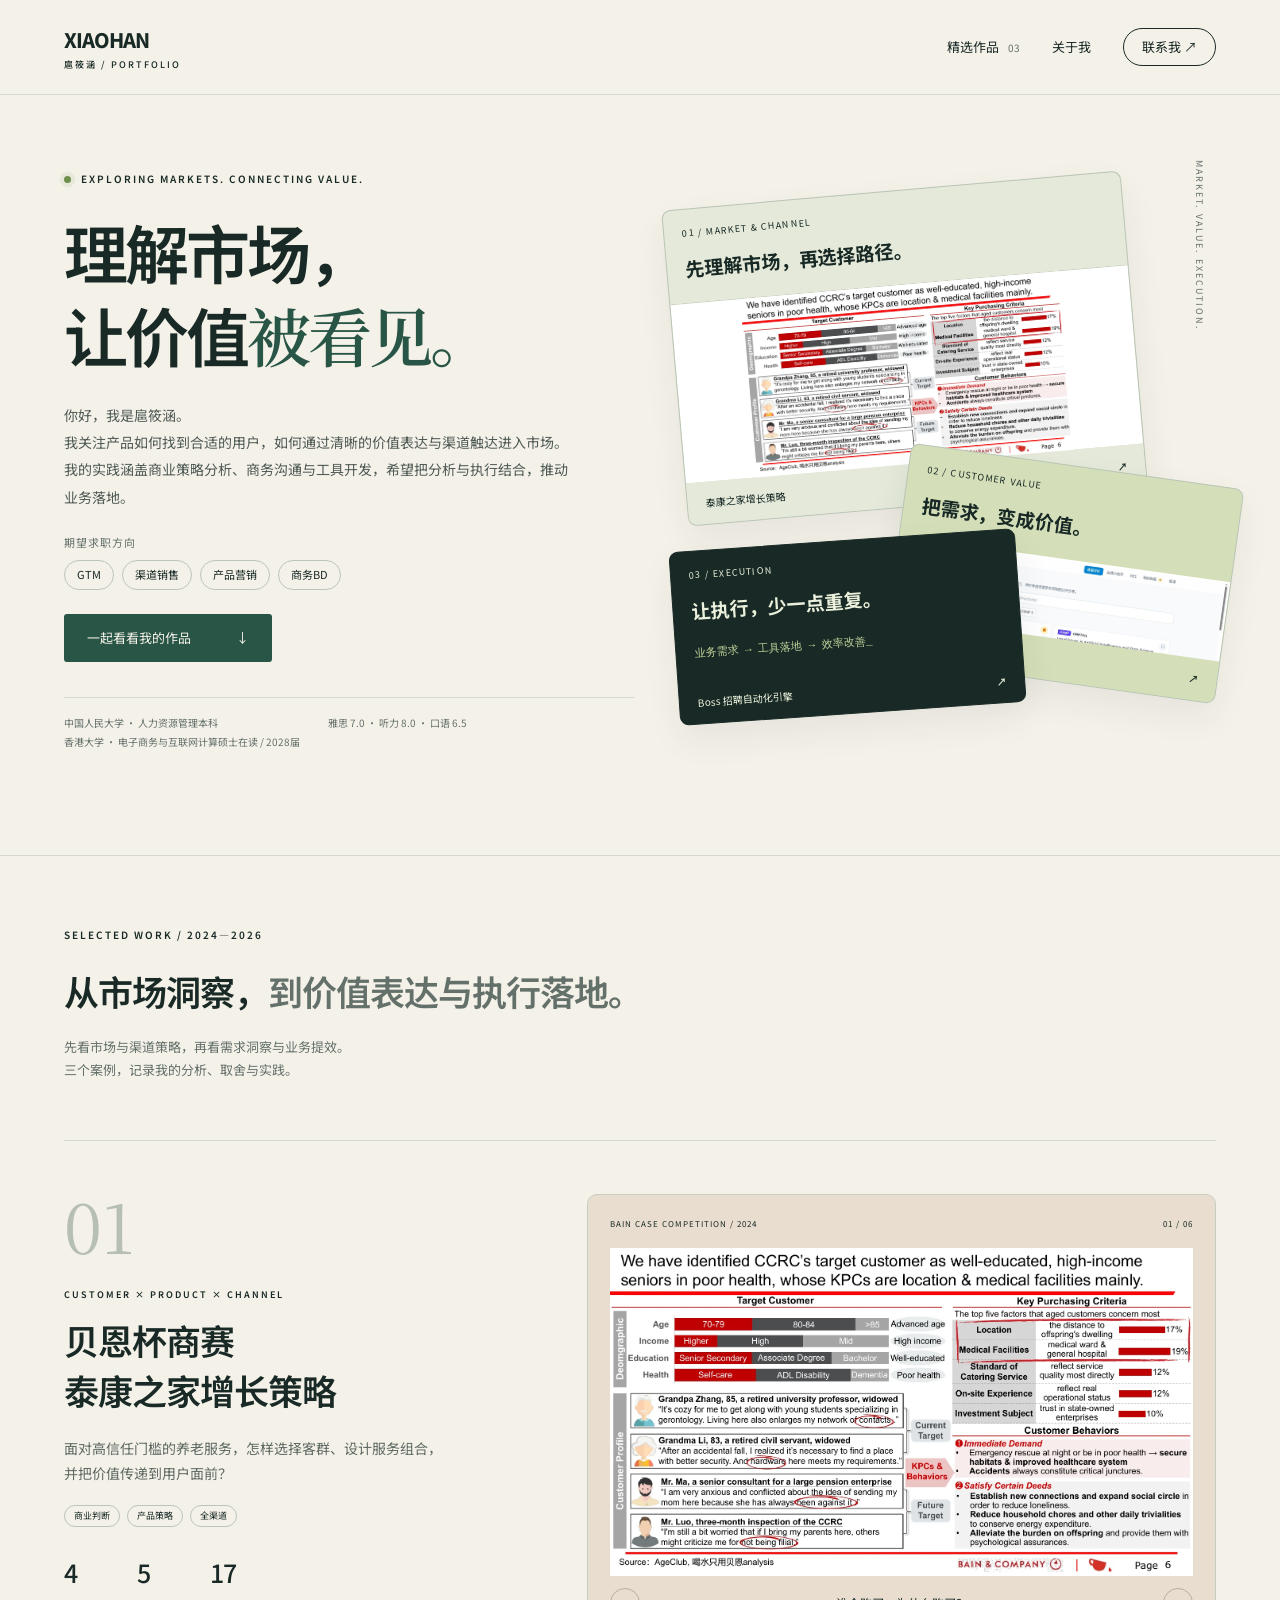
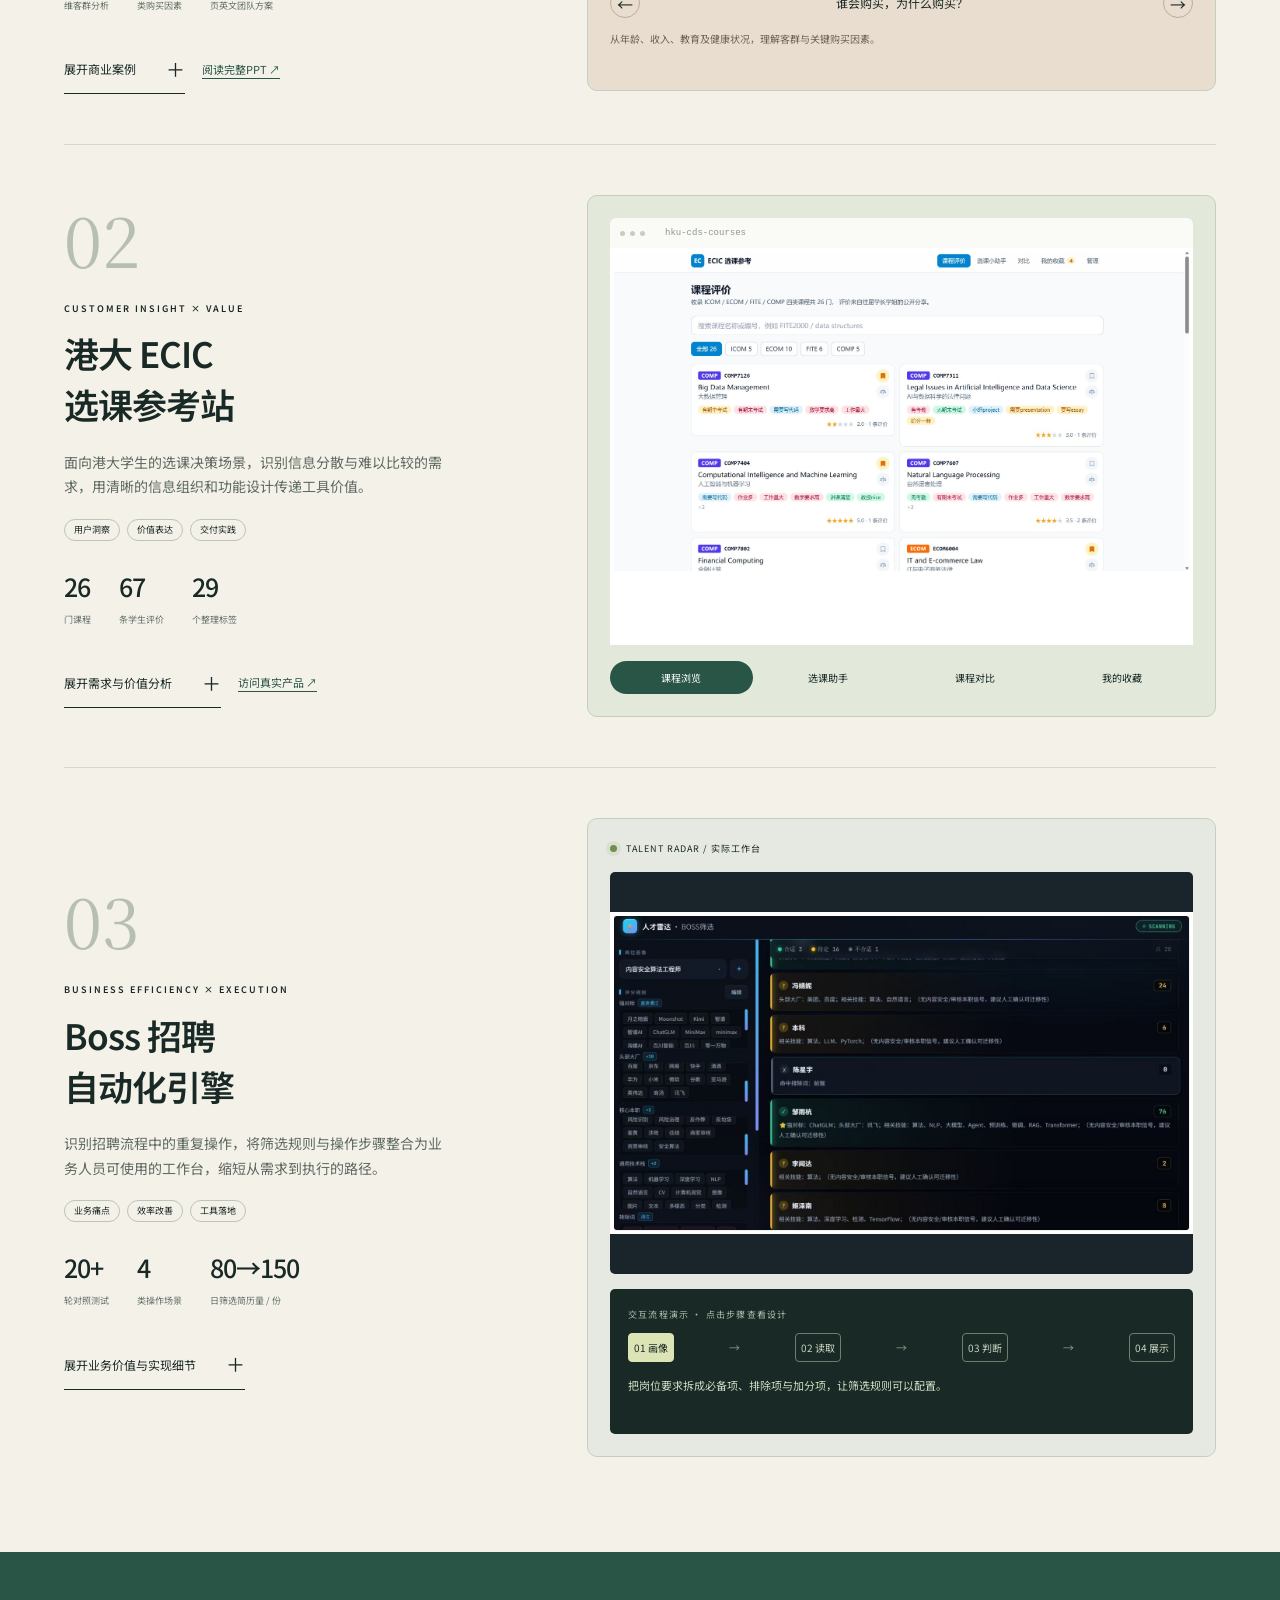
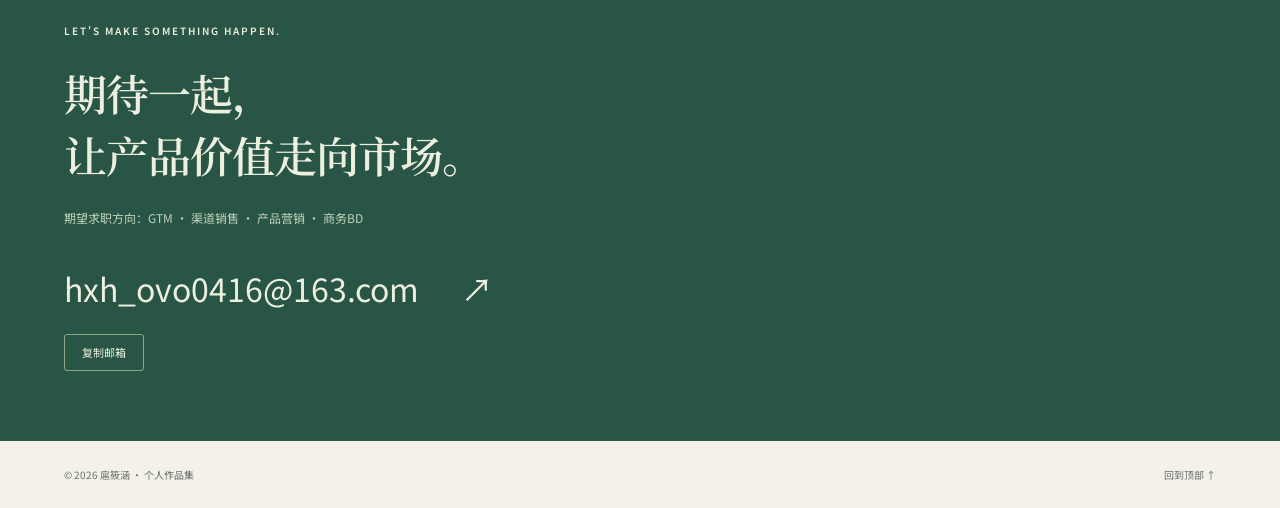
<file: gtm/index.html>
<!doctype html>
<html lang="zh-CN"><head><meta charset="UTF-8"><meta name="viewport" content="width=device-width,initial-scale=1"><meta name="description" content="扈筱涵的GTM作品集：市场洞察、价值表达、渠道策略与执行落地。求职方向：GTM、渠道销售、产品营销、商务BD。"><meta name="theme-color" content="#f4f1e9"><title>扈筱涵 · 市场与商业作品集</title><link rel="stylesheet" href="style.css"></head>
<body><a class="skip" href="#work">跳至作品</a><div class="progress" aria-hidden="true"></div>
<header><a class="wordmark" href="#">XIAOHAN<span>扈筱涵 / PORTFOLIO</span></a><nav aria-label="主导航"><a href="#work">精选作品 <span>03</span></a><a href="#about">关于我</a><a class="nav-contact" href="mailto:hxh_ovo0416@163.com">联系我 ↗</a></nav></header>
<main><section class="hero" id="about"><div class="intro"><p class="eyebrow"><span class="dot"></span> EXPLORING MARKETS. CONNECTING VALUE.</p><h1>理解市场，<br>让价值<span class="serif">被看见。</span></h1><p class="lead">你好，我是扈筱涵。<br>我关注产品如何找到合适的用户，如何通过清晰的价值表达与渠道触达进入市场。我的实践涵盖商业策略分析、商务沟通与工具开发，希望把分析与执行结合，推动业务落地。</p><p class="role-label">期望求职方向</p><div class="roles" aria-label="期望求职方向"><span>GTM</span><span>渠道销售</span><span>产品营销</span><span>商务BD</span></div><a class="primary" href="#work">一起看看我的作品 <span>↓</span></a><div class="bio"><p>中国人民大学 · 人力资源管理本科<br>香港大学 · 电子商务与互联网计算硕士在读 / 2028届</p><p>雅思 7.0 · 听力 8.0 · 口语 6.5</p></div></div>
<div class="hero-board" aria-label="三个项目预览"><p class="board-caption">MARKET. VALUE. EXECUTION.</p><a class="floating-card card-course" href="#project-bain"><span class="tiny">01 / MARKET & CHANNEL</span><strong>先理解市场，再选择路径。</strong><img src="assets/bain-5.webp" alt="贝恩杯泰康之家目标客群与购买因素分析"><span class="card-footer">泰康之家增长策略 <b>↗</b></span></a><a class="floating-card card-bain hero-product" href="#project-hku"><span class="tiny">02 / CUSTOMER VALUE</span><strong>把需求，变成价值。</strong><img src="assets/hku-1-courses.png" alt="港大选课参考站截图"><span class="card-footer">港大 ECIC 选课参考站 <b>↗</b></span></a><a class="floating-card card-boss" href="#project-boss"><span class="tiny">03 / EXECUTION</span><strong>让执行，少一点重复。</strong><span class="terminal">业务需求 → 工具落地 → 效率改善<span class="cursor">_</span></span><span class="card-footer">Boss 招聘自动化引擎 <b>↗</b></span></a></div></section>
<section class="work-intro" id="work"><p class="eyebrow">SELECTED WORK / 2024—2026</p><h2>从市场洞察，<span>到价值表达与执行落地。</span></h2><p>先看市场与渠道策略，再看需求洞察与业务提效。<br>三个案例，记录我的分析、取舍与实践。</p></section>
<article class="project" id="project-bain"><div class="project-main"><div class="project-copy"><span class="index">01</span><p class="eyebrow">CUSTOMER × PRODUCT × CHANNEL</p><h2>贝恩杯商赛<br>泰康之家增长策略</h2><p class="project-summary">面对高信任门槛的养老服务，怎样选择客群、设计服务组合，并把价值传递到用户面前？</p><div class="tags"><span>商业判断</span><span>产品策略</span><span>全渠道</span></div><div class="metrics"><div><b>4</b><span>维客群分析</span></div><div><b>5</b><span>类购买因素</span></div><div><b>17</b><span>页英文团队方案</span></div></div><div class="actions"><button class="detail-toggle" aria-expanded="false" aria-controls="detail-bain" data-project="bain">展开商业案例 <span>＋</span></button><a class="text-link" href="assets/bain-case.pdf" target="_blank" rel="noopener">阅读完整PPT ↗</a></div></div><div class="project-visual bain-visual"><div class="slide-top"><span>BAIN CASE COMPETITION / 2024</span><span id="slide-counter">01 / 06</span></div><button class="zoom-image" data-image="assets/bain-5.webp" aria-label="放大贝恩杯当前页面"><img id="bain-slide" src="assets/bain-5.webp" alt="泰康之家客群与购买因素分析" loading="lazy"></button><div class="slide-controls"><button id="slide-prev" aria-label="上一张">←</button><p id="slide-title" aria-live="polite">谁会购买，为什么购买？</p><button id="slide-next" aria-label="下一张">→</button></div><p class="slide-note" id="slide-note">从年龄、收入、教育及健康状况，理解客群与关键购买因素。</p></div></div>
<section class="project-detail" id="detail-bain" hidden><div class="detail-heading"><p>THE CASE / 增长策略</p><a href="#project-bain">回到概览 ↑</a></div><div class="story-grid"><div><h3>市场选择：需求与竞争一起看</h3><p>对比泰康、太平和平安的业务模式，分析重资产投入、经营控制与扩张风险。结合老龄人口、支付能力及现有机构分布，提出长三角与川渝地区的拓展建议。</p></div><div><h3>产品组合：需求还要经得起经营</h3><p>围绕健康照护、餐饮及文娱服务，比较用户需求、交付成本与规模化条件。把区位、医疗、体验及信任等购买因素，转化为服务组合与价值表达的依据。</p></div><div><h3>渠道设计：每个阶段解决不同问题</h3><p>用线上社群、KOL内容和用户分享解释服务价值、回应疑虑，以线下口碑与活动建立信任。渠道选择与项目阶段联动，而非在所有平台平均投入。</p></div></div><div class="takeaway"><span>我的贡献</span><p>参与客群、竞品、产品、区域、渠道策略及财务预测各模块；文稿和PPT由团队共同完成。这是一份商赛策略提案，未作为企业经营成果呈现。</p></div><a class="text-link" href="assets/bain-case.pdf" target="_blank" rel="noopener">打开完整17页英文方案 ↗</a></section></article>
<article class="project" id="project-hku"><div class="project-main"><div class="project-copy"><span class="index">02</span><p class="eyebrow">CUSTOMER INSIGHT × VALUE</p><h2>港大 ECIC<br>选课参考站</h2><p class="project-summary">面向港大学生的选课决策场景，识别信息分散与难以比较的需求，用清晰的信息组织和功能设计传递工具价值。</p><div class="tags"><span>用户洞察</span><span>价值表达</span><span>交付实践</span></div><div class="metrics"><div><b>26</b><span>门课程</span></div><div><b>67</b><span>条学生评价</span></div><div><b>29</b><span>个整理标签</span></div></div><div class="actions"><button class="detail-toggle" aria-expanded="false" aria-controls="detail-hku" data-project="hku">展开需求与价值分析 <span>＋</span></button><a class="text-link" href="https://hxhovo.github.io/hku-cds-courses/#/" target="_blank" rel="noopener">访问真实产品 ↗</a></div></div><div class="project-visual course-visual"><div class="browser-chrome"><i></i><i></i><i></i><span>hku-cds-courses</span></div><button class="zoom-image" data-image="assets/hku-1-courses.png" aria-label="放大选课网站截图"><img id="course-shot" src="assets/hku-1-courses.png" alt="课程浏览界面" loading="lazy"></button><div class="tabs" aria-label="查看选课功能"><button class="active" data-course="0" aria-pressed="true">课程浏览</button><button data-course="1" aria-pressed="false">选课助手</button><button data-course="2" aria-pressed="false">课程对比</button><button data-course="3" aria-pressed="false">我的收藏</button></div></div></div>
<section class="project-detail" id="detail-hku" hidden><div class="detail-heading"><p>THE CASE / 用户需求与价值表达</p><a href="#project-hku">回到概览 ↑</a></div><div class="story-grid"><div><h3>目标用户：需要比较，而不只是更多信息</h3><p>课程信息分散，零散的“轻松”“难”也缺少共同标准。我把课程资料与学生评价整理为结构化信息，让考核方式、工作量和学习体验能够放在一起比较。</p></div><div><h3>价值表达：把选择依据交给用户</h3><p>筛选负责缩小范围，横向对比负责看清差异，个人打分负责表达偏好。工具帮助组织决策，而不是替所有学生给出同一个答案。</p></div><div><h3>用轻量方案完成交付</h3><p>使用 React、TypeScript、Vite 与 Tailwind CSS 开发，部署至 GitHub Pages。个人打分与收藏保存在浏览器本地；更换设备或清理缓存后不会自动同步。</p></div></div><div class="takeaway"><span>我的角色</span><p>个人独立产品：需求整理、功能取舍、交互设计、AI辅助开发与部署。</p></div><a class="text-link" href="https://github.com/HXHOvO/hku-cds-courses" target="_blank" rel="noopener">查看项目仓库 ↗</a></section></article>
<article class="project" id="project-boss"><div class="project-main"><div class="project-copy"><span class="index">03</span><p class="eyebrow">BUSINESS EFFICIENCY × EXECUTION</p><h2>Boss 招聘<br>自动化引擎</h2><p class="project-summary">识别招聘流程中的重复操作，将筛选规则与操作步骤整合为业务人员可使用的工作台，缩短从需求到执行的路径。</p><div class="tags"><span>业务痛点</span><span>效率改善</span><span>工具落地</span></div><div class="metrics"><div><b>20+</b><span>轮对照测试</span></div><div><b>4</b><span>类操作场景</span></div><div><b>80→150</b><span>日筛选简历量 / 份</span></div></div><div class="actions"><button class="detail-toggle" aria-expanded="false" aria-controls="detail-boss" data-project="boss">展开业务价值与实现细节 <span>＋</span></button></div></div><div class="project-visual boss-visual"><div class="visual-label"><span class="dot"></span> TALENT RADAR / 实际工作台</div><button class="zoom-image" data-image="assets/boss-workbench.png" aria-label="放大Boss工作台截图"><img src="assets/boss-workbench.png" alt="Boss人才雷达工作台，包含岗位画像配置与筛选结果" loading="lazy"></button><div class="flow-console"><p class="tiny">交互流程演示 · 点击步骤查看设计</p><div class="flow-steps"><button data-step="0" class="active" aria-pressed="true">01 画像</button><span>→</span><button data-step="1" aria-pressed="false">02 读取</button><span>→</span><button data-step="2" aria-pressed="false">03 判断</button><span>→</span><button data-step="3" aria-pressed="false">04 展示</button></div><p id="flow-description" aria-live="polite">把岗位要求拆成必备项、排除项与加分项，让筛选规则可以配置。</p></div></div></div>
<section class="project-detail" id="detail-boss" hidden><div class="detail-heading"><p>THE CASE / 业务提效与落地</p><a href="#project-boss">回到概览 ↑</a></div><div class="story-grid"><div><h3>使用方式：让业务人员自己操作</h3><p>以 Node.js、Express 与 WebSocket 实现工作台及状态推送，覆盖人才搜索、投递审核、访客触达与IM分诊。图形界面承接配置与结果查看，减少业务人员直接操作脚本的需要。</p></div><div><h3>问题：稳定运行比功能堆叠更早</h3><p>原有 Playwright 自动化流程存在触发风控、账号掉线等问题。我通过20余轮对照测试排查触发条件，调整为基于 Chrome CDP 的会话连接方式，结合元素定位、输入操作与间隔控制改善运行稳定性。</p></div><div><h3>实现：识别与判断分层</h3><p>页面无法直接提供完整文本时，使用视觉模型识别简历截图；将识别出的内容交给画像规则进行判断，区分必备条件、排除条件和加分项，并呈现匹配依据。</p></div></div><div class="takeaway"><span>结果与边界</span><p>项目记录的日筛选量由80份提升至150份，约增长88%。这是筛选处理量的变化，不等同招聘转化率或匹配准确率。页面流程是交互说明，不连接招聘平台或真实人才数据。</p></div></section></article>
<section class="contact" id="contact"><p class="eyebrow">LET'S MAKE SOMETHING HAPPEN.</p><h2>期待一起，<br>让产品价值走向市场。</h2><p>期望求职方向：GTM · 渠道销售 · 产品营销 · 商务BD</p><a href="mailto:hxh_ovo0416@163.com">hxh_ovo0416@163.com <span>↗</span></a><button id="copy-email">复制邮箱</button><span id="copy-status" role="status"></span></section></main>
<footer><span>© 2026 扈筱涵 · 个人作品集</span><a href="#">回到顶部 ↑</a></footer><dialog id="lightbox"><button id="close-lightbox" aria-label="关闭图片">关闭 ×</button><img id="lightbox-image" alt="项目截图放大预览"></dialog><script src="app.js"></script></body></html>
</file>
<file: gtm/style.css>
@import url('https://fonts.googleapis.com/css2?family=Noto+Sans+SC:wght@400;500;600;700;800&family=Noto+Serif+SC:wght@500;600;700&display=swap');
:root{--paper:#f4f1e9;--ink:#192a26;--muted:#64716a;--line:#d3d7ce;--green:#285545;--lime:#dce4b5;--orange:#be5b37}*{box-sizing:border-box}html{scroll-behavior:smooth;scroll-padding-top:95px}body{margin:0;color:var(--ink);background:var(--paper);font-family:'Noto Sans SC',sans-serif;font-size:15px;line-height:1.75}a{color:inherit;text-decoration:none}button{font:inherit;cursor:pointer}button:focus-visible,a:focus-visible{outline:3px solid var(--orange);outline-offset:5px}button{color:inherit}img{display:block;max-width:100%}.skip{position:fixed;top:-80px;background:var(--ink);color:white;z-index:100;padding:12px}.skip:focus{top:0}.progress{height:3px;position:fixed;top:0;background:var(--orange);width:0;z-index:80}header{height:95px;max-width:1440px;margin:auto;padding:0 5vw;display:flex;align-items:center;justify-content:space-between;border-bottom:1px solid var(--line)}.wordmark{font-size:20px;font-weight:800;letter-spacing:-1px}.wordmark span{display:block;font-size:9px;letter-spacing:2px;font-weight:500}nav{display:flex;gap:32px;align-items:center;font-size:13px}nav span{font-size:10px;color:var(--muted);margin-left:6px}.nav-contact{border:1px solid var(--ink);border-radius:25px;padding:7px 18px}main,footer{max-width:1440px;margin:auto}.hero{padding:75px 5vw 60px;display:grid;grid-template-columns:1.05fr 1fr;gap:40px;min-height:720px;overflow:hidden}.eyebrow{font-size:10px;letter-spacing:2px;font-weight:600;margin:0 0 22px}.dot{width:7px;height:7px;display:inline-block;background:#6f8f4d;border-radius:50%;margin-right:6px;box-shadow:0 0 0 4px #6f8f4d18}h1{font-size:clamp(42px,5vw,72px);line-height:1.3;font-weight:600;letter-spacing:-3px;margin:0 0 26px}.serif{font-family:'Noto Serif SC',serif;font-weight:600;color:var(--green)}.lead{font-size:16px;line-height:1.9;color:#4e5a54}.roles{display:flex;gap:8px;flex-wrap:wrap;margin:24px 0}.roles span,.tags span{font-size:11px;border:1px solid #bcc5b9;border-radius:25px;padding:4px 12px}.primary{display:inline-flex;gap:45px;background:var(--green);color:var(--paper);padding:13px 23px;border-radius:3px;font-size:13px}.primary:hover{background:var(--ink)}.bio{border-top:1px solid var(--line);margin-top:35px;padding-top:15px;font-size:10px;color:var(--muted);display:flex;gap:28px;line-height:1.9}.hero-board{position:relative;min-height:530px}.board-caption{position:absolute;right:0;top:-10px;letter-spacing:2px;font-size:9px;color:var(--muted);writing-mode:vertical-rl}.floating-card{display:block;position:absolute;overflow:hidden;border:1px solid #b9c5b6;border-radius:9px;transition:transform .35s;box-shadow:0 15px 35px #1a302211}.floating-card:hover{z-index:5;transform:rotate(0) translateY(-8px)}.tiny{font-size:9px;letter-spacing:1.2px}.floating-card .tiny{display:block;margin:16px 18px 10px}.floating-card strong{font-size:19px;display:block;margin:0 18px 18px}.card-course{width:85%;left:0;top:20px;background:#e4e9d9;transform:rotate(-5deg)}.card-course img{height:180px;width:100%;object-fit:cover;object-position:top;border-top:1px solid #c9d2c0}.card-footer{padding:12px 18px;display:flex;justify-content:space-between;font-size:10px;background:inherit}.card-bain{width:62%;right:-15px;top:295px;background:#d4dfb9;transform:rotate(8deg)}.mini-bars{display:flex;align-items:flex-end;gap:13px;height:85px;padding:0 23px}.mini-bars i{display:block;width:35px;background:var(--green)}.mini-bars i:nth-child(1){height:30%}.mini-bars i:nth-child(2){height:55%}.mini-bars i:nth-child(3){height:75%}.mini-bars i:nth-child(4){height:100%;background:var(--orange)}.card-boss{width:64%;left:0;top:370px;background:var(--ink);color:#eaf0db;transform:rotate(-4deg);border-color:var(--ink)}.terminal{display:block;margin:0 18px 18px;font-family:monospace;font-size:11px;color:#c1d39b}.cursor{animation:blink 1s steps(2) infinite}@keyframes blink{50%{opacity:0}}.work-intro{padding:70px 5vw 45px;border-top:1px solid var(--line)}h2{font-size:35px;line-height:1.45;font-weight:600;letter-spacing:-1px;margin:0 0 20px}.work-intro h2 span{color:var(--muted)}.work-intro>p:last-child{color:var(--muted);font-size:13px}.project{margin:0 5vw;padding:50px 0;border-top:1px solid var(--line);scroll-margin-top:25px}.project-main{display:grid;grid-template-columns:.83fr 1.17fr;gap:6vw;align-items:center}.project-copy{position:relative}.index{font-family:'Noto Serif SC',serif;font-size:68px;color:#b6bfb2;line-height:1;display:block;margin-bottom:28px}.project-copy .eyebrow{font-size:9px;margin-bottom:12px}.project h2{font-size:35px}.project-summary{font-size:14px;color:#5e6a62;margin-bottom:20px;max-width:380px}.tags{display:flex;gap:7px;flex-wrap:wrap}.tags span{font-size:9px;padding:2px 9px}.metrics{display:flex;gap:28px;margin:28px 0}.metrics b{display:block;font-size:25px;line-height:1.4;font-weight:500;letter-spacing:-1px}.metrics span{font-size:9px;color:var(--muted)}.actions{display:flex;gap:17px;align-items:center;flex-wrap:wrap}.detail-toggle{background:transparent;border:0;border-bottom:1px solid var(--ink);padding:8px 0;font-size:12px;display:flex;gap:30px;align-items:center}.detail-toggle span{font-size:19px}.text-link{font-size:11px;color:var(--green);text-decoration:underline;text-underline-offset:4px}.project-visual{border-radius:10px;overflow:hidden;border:1px solid #c6cec2}.course-visual{background:#e2e8da;padding:22px}.browser-chrome{display:flex;gap:5px;align-items:center;background:#fafbf7;padding:10px;border-radius:6px 6px 0 0}.browser-chrome i{width:5px;height:5px;background:#c6cec2;border-radius:50%}.browser-chrome span{font:9px monospace;margin-left:15px;color:#8c978e}.zoom-image{display:block;background:transparent;border:0;padding:0;width:100%;cursor:zoom-in;overflow:hidden}.zoom-image img{width:100%;transition:transform .4s}.zoom-image:hover img{transform:scale(1.015)}.course-visual .zoom-image{aspect-ratio:1.47;background:white}.course-visual img{height:100%;object-fit:contain;object-position:top}.tabs{display:flex;gap:4px;margin-top:16px;flex-wrap:wrap}.tabs button{flex:1;white-space:nowrap;border:0;background:transparent;font-size:10px;padding:8px;border-radius:20px}.tabs button.active{background:var(--green);color:white}.boss-visual{background:#e6e8e2;padding:22px}.visual-label{font-size:9px;letter-spacing:1px;margin-bottom:15px}.boss-visual .zoom-image{aspect-ratio:1.45;border-radius:5px;background:#19252b}.boss-visual img{height:100%;object-fit:contain}.flow-console{background:var(--ink);color:#e7ebdc;padding:18px;border-radius:5px;margin-top:15px}.flow-console .tiny{margin:0 0 10px;color:#aebbab}.flow-steps{display:flex;align-items:center;justify-content:space-between;gap:4px}.flow-steps button{font-size:10px;background:transparent;border:1px solid #6d7e6a;border-radius:4px;padding:5px;color:#c7d2bf}.flow-steps button.active{background:var(--lime);color:var(--ink);border-color:var(--lime)}.flow-steps>span{color:#8c9a81;font-size:11px}#flow-description{font-size:11px;margin:14px 0 0;min-height:40px;color:#cfdbc4}.bain-visual{padding:22px;background:#e9ddcf}.slide-top{display:flex;justify-content:space-between;font-size:8px;letter-spacing:1px;margin-bottom:17px}.bain-visual .zoom-image{aspect-ratio:1.78;background:white}.bain-visual img{height:100%;object-fit:contain}.slide-controls{display:flex;justify-content:space-between;align-items:center;margin-top:12px;gap:10px}.slide-controls button{border:1px solid #baad9b;background:transparent;width:30px;height:30px;border-radius:50%;font-size:16px;flex-shrink:0}.slide-controls p{font-size:12px;text-align:center;margin:0}.slide-note{font-size:10px;color:#6d6459;min-height:38px;margin:12px 0 0}.project-detail{margin-top:40px;padding:30px;background:#eaece3;border-radius:6px;animation:unfold .35s ease}@keyframes unfold{from{opacity:0;transform:translateY(-8px)}to{opacity:1;transform:translateY(0)}}.detail-heading{display:flex;justify-content:space-between;align-items:center;font-size:10px;color:var(--muted);margin-bottom:15px}.detail-heading p{letter-spacing:1px}.story-grid{display:grid;grid-template-columns:repeat(3,1fr);gap:30px}.story-grid h3{font-size:15px;font-weight:600}.story-grid p{font-size:12px;color:#59665a;line-height:1.95}.takeaway{display:flex;gap:25px;border-top:1px solid #cbd0c3;padding-top:18px;margin-top:20px;font-size:12px}.takeaway span{white-space:nowrap;font-weight:600}.takeaway p{margin:0;color:#59665a}.project-detail>.text-link{display:inline-block;margin-top:20px}.contact{background:var(--green);color:#edf0df;padding:70px 5vw;margin:45px 0 0;position:relative}.contact h2{font-family:'Noto Serif SC',serif;font-size:43px}.contact>p:not(.eyebrow){font-size:12px;color:#c1d1ba}.contact>a{font-size:clamp(17px,2.5vw,32px);display:block;margin:32px 0 18px;word-break:break-all}.contact>a span{margin-left:35px}.contact button{background:transparent;border:1px solid #8ca58a;color:#edf0df;padding:8px 17px;font-size:11px;border-radius:3px}#copy-status{font-size:11px;margin-left:15px}footer{padding:25px 5vw;display:flex;justify-content:space-between;font-size:10px;color:var(--muted)}dialog{border:0;padding:45px 20px 20px;background:var(--paper);max-width:95vw;max-height:95vh;border-radius:5px}dialog::backdrop{background:#13231ed9}dialog img{max-height:80vh;object-fit:contain;margin:auto}#close-lightbox{position:absolute;right:15px;top:8px;background:none;border:0;font-size:12px}.reveal{opacity:0;transform:translateY(25px);transition:opacity .6s,transform .6s}.reveal.visible{opacity:1;transform:none}@media(min-width:1600px){.hero{gap:70px}}@media(max-width:1000px){.hero{gap:15px}.hero-board{transform:scale(.9);transform-origin:center top}.bio{display:block}.hero{min-height:750px}h1{letter-spacing:-2px}.project-main{gap:35px;grid-template-columns:.9fr 1.1fr}.metrics{gap:18px}.metrics b{font-size:22px}}@media(max-width:760px){header{height:80px;padding:0 6vw}.wordmark{font-size:17px}.wordmark span{font-size:7px}nav{gap:15px;font-size:11px}nav>a:nth-child(2){display:none}.nav-contact{padding:5px 10px}.hero{display:block;padding:45px 6vw 25px;min-height:unset}h1{font-size:48px}.lead{font-size:14px}.bio{display:flex;font-size:9px;gap:20px}.hero-board{min-height:510px;max-width:470px;margin:35px auto 0;transform:scale(.92);transform-origin:center top}.card-course{width:85%}.card-bain{right:0;top:260px}.card-boss{top:340px}.card-course img{height:150px}.work-intro{padding:40px 6vw 30px}.work-intro h2{font-size:27px}.work-intro h2 span{display:block}.project{margin:0 6vw;padding:35px 0}.project-main{display:flex;flex-direction:column;gap:25px;align-items:stretch}.index{font-size:45px;margin-bottom:18px}.project h2{font-size:30px}.project h2 br{display:none}.project-summary{max-width:none}.metrics{gap:35px;margin:20px 0}.project-visual{padding:15px}.project-detail{padding:20px;margin-top:25px}.story-grid{grid-template-columns:1fr;gap:8px}.takeaway{display:block}.takeaway span{display:block;margin-bottom:8px}.contact{padding:45px 6vw}.contact h2{font-size:32px}.contact>a span{margin-left:10px}.tabs button{padding:7px 4px}.detail-heading{font-size:9px}.flow-console{padding:13px}.flow-steps button{font-size:9px}.board-caption{right:-10px}}@media(prefers-reduced-motion:reduce){html{scroll-behavior:auto}*,*:before,*:after{animation:none!important;transition:none!important}.reveal{opacity:1;transform:none}}

/* GTM positioning: business-first reading order */
.role-label{font-size:11px;color:var(--muted);margin:22px 0 8px;letter-spacing:1px}.roles{margin:0 0 24px}.hero .lead{max-width:510px;font-size:14px;line-height:1.95}.hero-product img{height:80px;width:100%;object-fit:cover;object-position:top}.hero-board .card-course img{object-fit:contain;background:#fff}.hero .bio{align-items:flex-start}.hero .bio p{margin:0}.hero{min-height:760px}@media(max-width:760px){.hero{min-height:unset}.hero .lead{font-size:14px}.hero .bio{display:block}.hero .bio p+p{margin-top:10px}.hero-board{margin-top:45px}}
</file>
